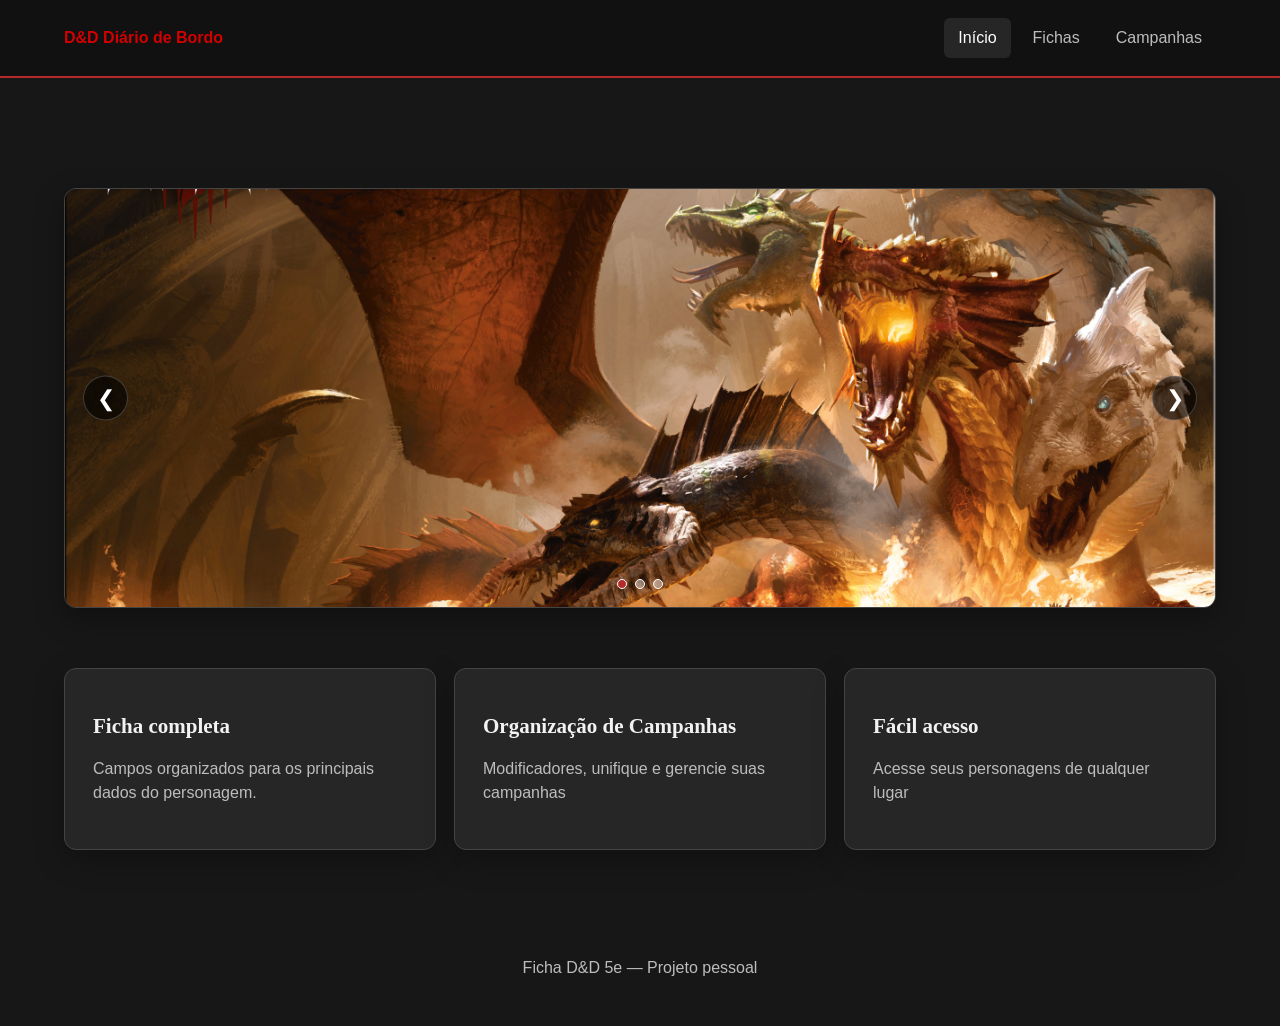
<file: index.html>
<!doctype html>
<html lang="pt-br">
  <head>
    <meta charset="UTF-8" />
    <meta name="viewport" content="width=device-width, initial-scale=1.0" />
    <link rel="stylesheet" href="./css/main.css" />
    <link rel="icon" href="./img/icon.png" type="image/x-icon" />
    <title>D&D — Diário de Bordo</title>
  </head>

  <body>
    <header class="site-header">
      <a class="brand" href="./index.html"
        ><span class="title">D&D Diário de Bordo</span></a
      >
      <nav class="site-nav">
        <a class="active" href="./index.html">Início</a>
        <a href="./carregarFicha.html">Fichas</a>
        <a href="./carregarCampanha.html">Campanhas</a>
      </nav>
    </header>
    <main class="home">
      <section class="hero"></section>
      <section class="image-carousel">
        <div class="carousel-track">
          <div class="carousel-slide active">
            <img src="./img/slides/imagem1.jpg" alt="Imagem de aventura D&D" />
          </div>

          <div class="carousel-slide">
            <img src="./img/slides/imagem2.jpg" alt="Imagem de aventura D&D" />
          </div>

          <div class="carousel-slide">
            <img src="./img/slides/imagem3.jpg" alt="Imagem de aventura D&D" />
          </div>
        </div>

        <button class="carousel-button carousel-prev" type="button">❮</button>

        <button class="carousel-button carousel-next" type="button">❯</button>

        <div class="carousel-indicators">
          <button class="carousel-indicator active" type="button"></button>
          <button class="carousel-indicator" type="button"></button>
          <button class="carousel-indicator" type="button"></button>
        </div>
      </section>
      <section class="feature-grid">
        <article class="feature">
          <h2>Ficha completa</h2>
          <p>Campos organizados para os principais dados do personagem.</p>
        </article>
        <article class="feature">
          <h2>Organização de Campanhas</h2>
          <p>Modificadores, unifique e gerencie suas campanhas</p>
        </article>
        <article class="feature">
          <h2>Fácil acesso</h2>
          <p>Acesse seus personagens de qualquer lugar</p>
        </article>
      </section>
    </main>
    <footer>
      <p>Ficha D&D 5e — Projeto pessoal</p>
    </footer>
    <script src="./js/main.js"></script>
  </body>
</html>
</file>
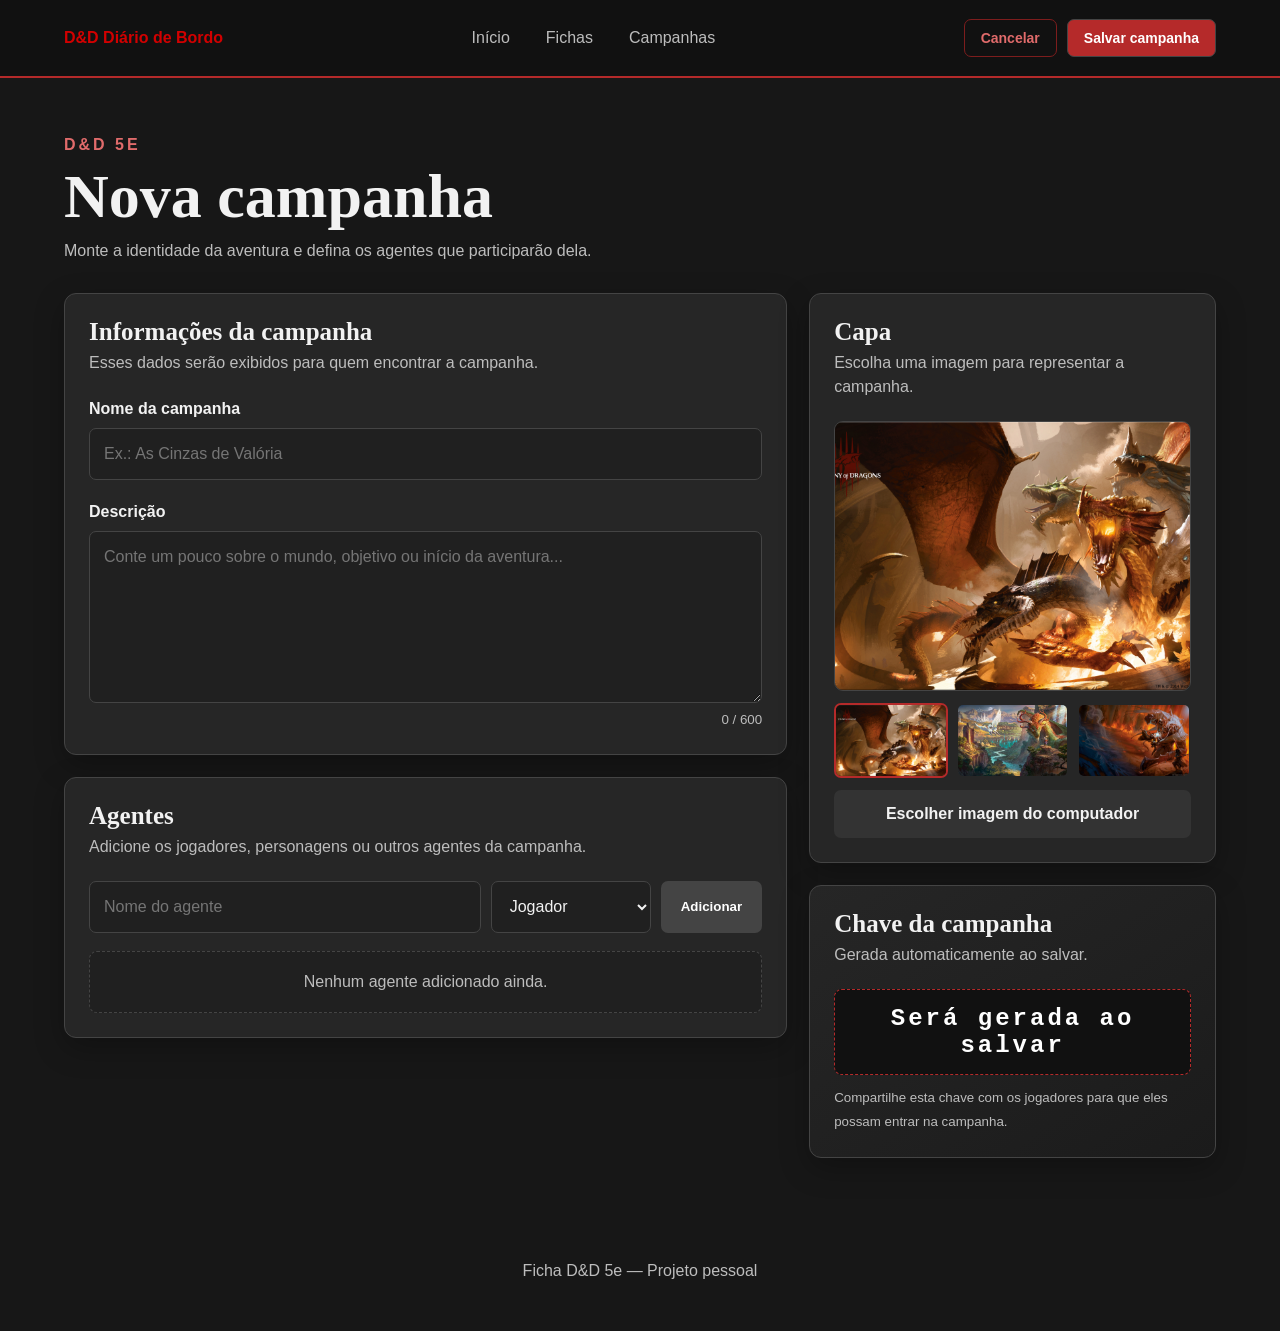
<file: campanha.html>
<!doctype html>
<html lang="pt-br">
  <head>
    <meta charset="UTF-8" />
    <meta name="viewport" content="width=device-width, initial-scale=1.0" />
    <link rel="stylesheet" href="./css/main.css" />
    <link rel="stylesheet" href="./css/campanha.css" />
    <link rel="icon" href="./img/icon.png" type="image/x-icon" />
    <title>D&D — Nova Campanha</title>
  </head>

  <body>
    <header class="site-header topbar">
      <a class="brand" href="./index.html"
        ><span class="title">D&D Diário de Bordo</span></a
      >
      <nav class="site-nav">
        <a href="./index.html">Início</a>
        <a href="./carregarFicha.html">Fichas</a>
        <a href="./carregarCampanha.html">Campanhas</a>
      </nav>
      <div class="top-actions">
        <button class="danger" id="cancelCampaignBtn" type="button">
          Cancelar
        </button>
        <button id="saveCampaignBtn" type="button">Salvar campanha</button>
      </div>
    </header>

    <main class="campaign-page">
      <div class="campaign-header">
        <div>
          <span class="eyebrow">D&D 5e</span>
          <h1>Nova campanha</h1>
          <p>
            Monte a identidade da aventura e defina os agentes que participarão
            dela.
          </p>
        </div>
      </div>

      <form id="campaignForm" class="campaign-layout">
        <section class="campaign-main">
          <div class="campaign-card">
            <div class="section-heading">
              <div>
                <h2>Informações da campanha</h2>
                <p>
                  Esses dados serão exibidos para quem encontrar a campanha.
                </p>
              </div>
            </div>

            <div class="field">
              <label for="campaignName">Nome da campanha</label>
              <input
                id="campaignName"
                name="campaignName"
                type="text"
                maxlength="80"
                placeholder="Ex.: As Cinzas de Valória"
                required
              />
            </div>

            <div class="field">
              <label for="campaignDescription">Descrição</label>
              <textarea
                id="campaignDescription"
                name="campaignDescription"
                maxlength="600"
                rows="6"
                placeholder="Conte um pouco sobre o mundo, objetivo ou início da aventura..."
              ></textarea>
              <small id="descriptionCounter">0 / 600</small>
            </div>
          </div>

          <div class="campaign-card">
            <div class="section-heading">
              <div>
                <h2>Agentes</h2>
                <p>
                  Adicione os jogadores, personagens ou outros agentes da
                  campanha.
                </p>
              </div>
            </div>

            <div class="agent-add">
              <input
                id="agentName"
                type="text"
                maxlength="60"
                placeholder="Nome do agente"
              />
              <select id="agentRole">
                <option value="Jogador">Jogador</option>
                <option value="Mestre">Mestre</option>
                <option value="NPC">NPC</option>
                <option value="Outro">Outro</option>
              </select>
              <button
                class="button secondary-button"
                id="addAgentBtn"
                type="button"
              >
                Adicionar
              </button>
            </div>

            <div class="agents-list" id="agentsList">
              <div class="agents-empty" id="agentsEmpty">
                Nenhum agente adicionado ainda.
              </div>
            </div>
          </div>
        </section>

        <aside class="campaign-sidebar">
          <div class="campaign-card">
            <div class="section-heading">
              <div>
                <h2>Capa</h2>
                <p>Escolha uma imagem para representar a campanha.</p>
              </div>
            </div>

            <div class="cover-preview">
              <img
                id="coverPreview"
                src="./img/slides/imagem1.jpg"
                alt="Capa da campanha"
              />
            </div>

            <div class="cover-options" id="coverOptions">
              <button
                type="button"
                class="cover-option selected"
                data-cover="./img/slides/imagem1.jpg"
              >
                <img src="./img/slides/imagem1.jpg" alt="Capa 1" />
              </button>
              <button
                type="button"
                class="cover-option"
                data-cover="./img/slides/imagem2.jpg"
              >
                <img src="./img/slides/imagem2.jpg" alt="Capa 2" />
              </button>
              <button
                type="button"
                class="cover-option"
                data-cover="./img/slides/imagem3.jpg"
              >
                <img src="./img/slides/imagem3.jpg" alt="Capa 3" />
              </button>
            </div>

            <label class="upload-cover" for="coverUpload"
              >Escolher imagem do computador</label
            >
            <input id="coverUpload" type="file" accept="image/*" hidden />
          </div>

          <div class="campaign-card campaign-key-card">
            <div class="section-heading">
              <div>
                <h2>Chave da campanha</h2>
                <p>Gerada automaticamente ao salvar.</p>
              </div>
            </div>
            <div class="campaign-key-preview" id="campaignKeyPreview">
              Será gerada ao salvar
            </div>
            <small
              >Compartilhe esta chave com os jogadores para que eles possam
              entrar na campanha.</small
            >
          </div>
        </aside>
      </form>
    </main>

    <footer><p>Ficha D&amp;D 5e — Projeto pessoal</p></footer>

    <script src="./js/main.js"></script>
    <script src="./js/campanha.js"></script>
  </body>
</html>
</file>
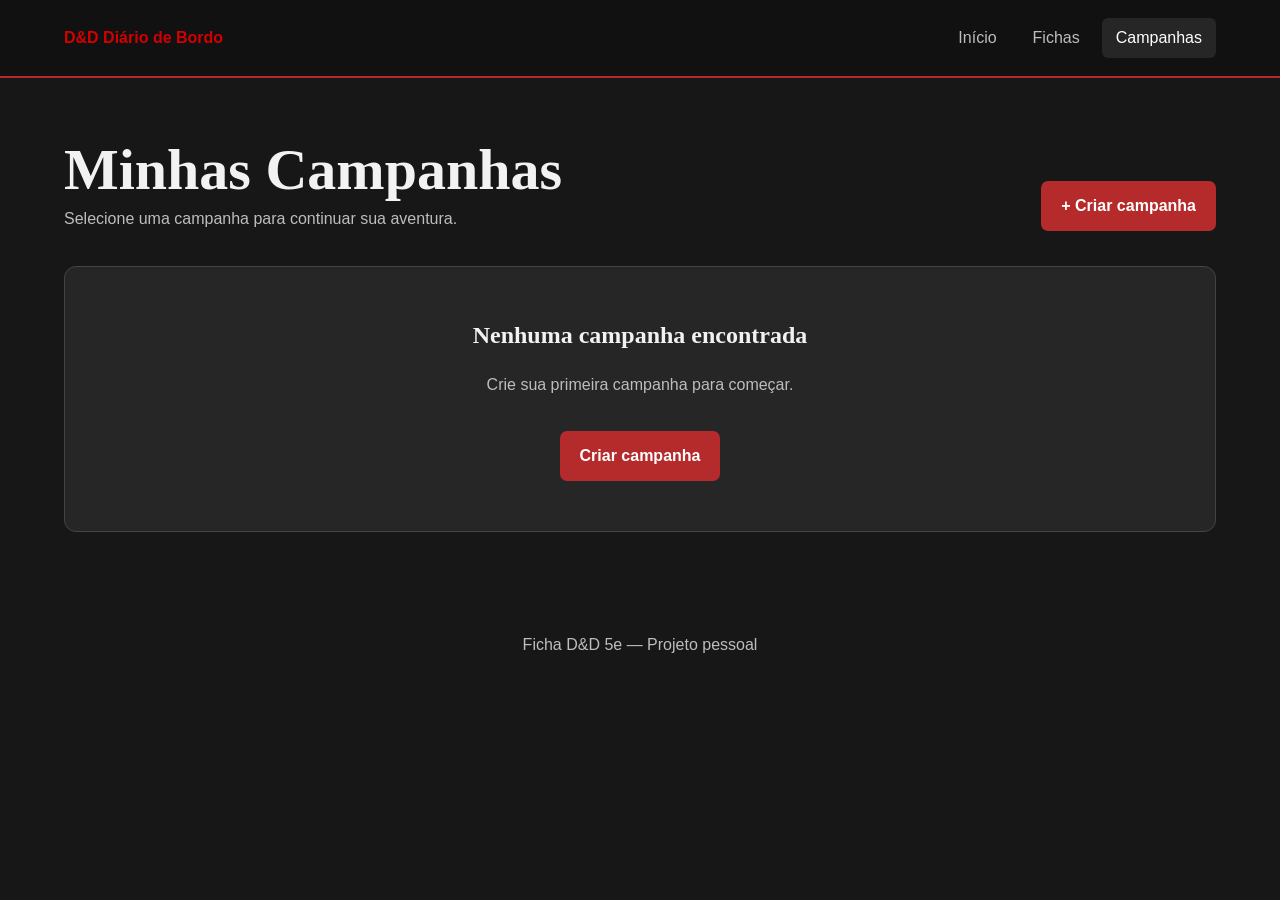
<file: carregarCampanha.html>
<!doctype html>
<html lang="pt-br">
  <head>
    <meta charset="UTF-8" />
    <meta name="viewport" content="width=device-width, initial-scale=1.0" />
    <link rel="stylesheet" href="./css/main.css" />
    <link rel="stylesheet" href="./css/campanha.css" />
    <link rel="icon" href="./img/icon.png" type="image/x-icon" />
    <title>D&D — Campanhas</title>
  </head>

  <body>
    <header class="site-header topbar">
      <a class="brand" href="./index.html"
        ><span class="title">D&D Diário de Bordo</span></a
      >
      <nav class="site-nav">
        <a href="./index.html">Início</a>
        <a href="./carregarFicha.html">Fichas</a>
        <a class="active" href="./carregarCampanha.html">Campanhas</a>
      </nav>
    </header>

    <main class="campaign-page">
      <div class="characters-header">
        <div>
          <h1>Minhas Campanhas</h1>
          <p>Selecione uma campanha para continuar sua aventura.</p>
        </div>
        <a class="button" href="campanha.html">+ Criar campanha</a>
      </div>

      <section class="campaign-grid" id="campaignGrid"></section>

      <div class="empty-characters" id="emptyCampaigns">
        <h2>Nenhuma campanha encontrada</h2>
        <p>Crie sua primeira campanha para começar.</p>
        <a class="button" href="campanha.html">Criar campanha</a>
      </div>
    </main>

    <footer><p>Ficha D&amp;D 5e — Projeto pessoal</p></footer>

    <script src="./js/main.js"></script>
    <script src="./js/carregarCampanha.js"></script>
  </body>
</html>
</file>
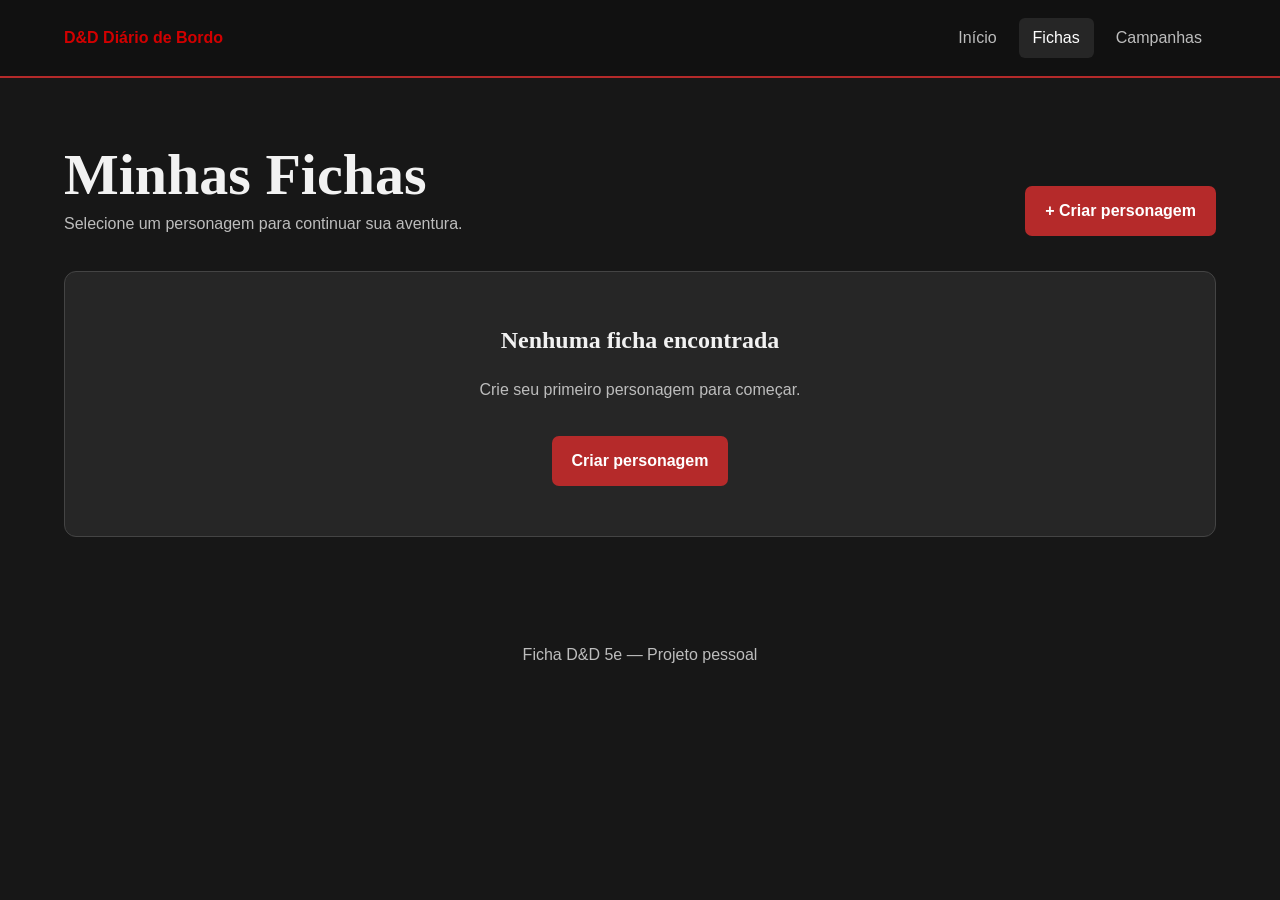
<file: carregarFicha.html>
<!doctype html>

<html lang="pt-br">
  <head>
    <meta charset="utf-8" />
    <meta content="width=device-width, initial-scale=1.0" name="viewport" />
    <link href="./css/ficha.css" rel="stylesheet" />
    <link rel="stylesheet" href="./css/main.css" />
    <link href="./img/icon.png" rel="icon" type="image/x-icon" />
    <title>D&amp;D - Diário de Bordo</title>
  </head>

  <body>
    <header class="site-header topbar">
      <a class="brand" href="./index.html"
        ><span class="title">D&D Diário de Bordo</span></a
      >
      <nav class="site-nav">
        <a href="./index.html">Início</a>
        <a href="./carregarFicha.html">Fichas</a>
        <a href="./carregarCampanha.html">Campanhas</a>
      </nav>
      <button
        aria-label="Abrir menu"
        class="menu-toggle"
        id="menuToggle"
        type="button"
      >
        ☰
      </button>
    </header>
    <main class="characters-page">
      <div class="characters-header">
        <div>
          <h1>Minhas Fichas</h1>
          <p>Selecione um personagem para continuar sua aventura.</p>
        </div>

        <a class="button create-character" href="./ficha.html"> + Criar personagem </a>
      </div>

      <section class="characters-grid" id="charactersGrid">
        <!-- Os cards serão criados pelo JavaScript -->
      </section>

      <div class="empty-characters" id="emptyCharacters">
        <h2>Nenhuma ficha encontrada</h2>
        <p>Crie seu primeiro personagem para começar.</p>

        <a class="button create-character" href="./ficha.html"> Criar personagem </a>
      </div>
    </main>
    <footer>
      <p>Ficha D&amp;D 5e — Projeto pessoal</p>
    </footer>
    <script src="./js/main.js"></script>
    <script src="./js/carregarFicha.js"></script>
  </body>
</html>
</file>
<file: css/main.css>
* {
  box-sizing: border-box;
}
:root {
  --bg: #171717;
  --panel: #262626;
  --panel2: #202020;
  --border: #444;
  --text: #f2f2f2;
  --muted: #bdbdbd;
  --accent: #b52a2a;
  --accent-dark: #7d1d1d;
}
body {
  margin: 0;
  background: var(--bg);
  color: var(--text);
  font-family: Arial, Helvetica, sans-serif;
  line-height: 1.5;
}
.site-header {
  display: flex;
  align-items: center;
  justify-content: space-between;
  padding: 18px 5%;
  background: #111;
  border-bottom: 2px solid var(--accent);
  position: sticky;
  top: 0;
  z-index: 10;
}
.brand {
  display: flex;
  align-items: center;
  gap: 10px;
  color: var(--text);
  text-decoration: none;
  font-weight: 700;
}
.brand-mark {
  font-size: 22px;
}
.site-nav {
  display: flex;
  gap: 8px;
}
.site-nav a {
  color: var(--muted);
  text-decoration: none;
  padding: 8px 14px;
  border-radius: 6px;
}
.site-nav a:hover,
.site-nav a.active {
  background: var(--panel);
  color: #fff;
}
.title {
  color: #d20000;
}
.home {
  max-width: 1200px;
  margin: 0 auto;
  padding: 60px 24px;
}
.hero {
  display: grid;
  grid-template-columns: 1.5fr 0.8fr;
  gap: 30px;
  align-items: center;
}
.eyebrow {
  text-transform: uppercase;
  letter-spacing: 3px;
  color: #e06b6b;
  font-weight: 700;
}
.hero h1 {
  font:
    700 clamp(42px, 7vw, 78px)/1 Georgia,
    serif;
  margin: 8px 0 20px;
}
.hero p:not(.eyebrow) {
  font-size: 18px;
  color: var(--muted);
  max-width: 650px;
}
.button {
  display: inline-block;
  margin-top: 18px;
  padding: 13px 20px;
  background: var(--accent);
  color: #fff;
  text-decoration: none;
  border-radius: 7px;
  font-weight: 700;
}
.button:hover {
  background: var(--accent-dark);
}
.hero-card,
.feature {
  background: var(--panel);
  border: 1px solid var(--border);
  border-radius: 12px;
  padding: 28px;
  box-shadow: 0 10px 30px #0004;
}
.hero-card {
  display: flex;
  flex-direction: column;
  gap: 10px;
  min-height: 260px;
  justify-content: center;
}
.hero-card span {
  font-size: 55px;
}
.hero-card strong {
  font:
    700 25px Georgia,
    serif;
}
.hero-card small {
  color: var(--muted);
}
.feature-grid {
  display: grid;
  grid-template-columns: repeat(3, 1fr);
  gap: 18px;
  margin-top: 60px;
}
.feature span {
  font-size: 30px;
}
.feature h2 {
  font:
    700 21px Georgia,
    serif;
}
.feature p {
  color: var(--muted);
}
footer {
  text-align: center;
  padding: 30px;
  color: var(--muted);
}
@media (max-width: 750px) {
  .site-header {
    position: static;
  }
  .hero,
  .feature-grid {
    grid-template-columns: 1fr;
  }
  .home {
    padding: 40px 16px;
  }
  .hero-card {
    min-height: 200px;
  }
}
/* ============================================================
   CARROSSEL
   ============================================================ */

.image-carousel {
  position: relative;
  width: 100%;
  height: 420px;
  margin-top: 50px;
  overflow: hidden;
  border: 1px solid var(--border);
  border-radius: 12px;
  background: var(--panel);
  box-shadow: 0 10px 30px #0005;
}

.carousel-track {
  width: 100%;
  height: 100%;
  position: relative;
}

.carousel-slide {
  position: absolute;
  inset: 0;
  opacity: 0;
  transition: opacity 0.5s ease;
  pointer-events: none;
}

.carousel-slide.active {
  opacity: 1;
  pointer-events: auto;
}

.carousel-slide img {
  width: 100%;
  height: 100%;
  display: block;
  object-fit: cover;
}

/* Botões */

.carousel-button {
  position: absolute;
  top: 50%;
  transform: translateY(-50%);
  width: 45px;
  height: 45px;
  padding: 0;

  display: flex;
  align-items: center;
  justify-content: center;

  background: #0009;
  color: #fff;

  border: 1px solid #ffffff33;
  border-radius: 50%;

  font-size: 22px;
  cursor: pointer;

  z-index: 2;
}

.carousel-button:hover {
  background: var(--accent);
}

.carousel-prev {
  left: 18px;
}

.carousel-next {
  right: 18px;
}

/* Indicadores */

.carousel-indicators {
  position: absolute;
  bottom: 18px;
  left: 50%;
  transform: translateX(-50%);

  display: flex;
  gap: 8px;

  z-index: 2;
}

.carousel-indicator {
  width: 10px;
  height: 10px;

  padding: 0;

  background: #ffffff66;
  border: 1px solid #fff;
  border-radius: 50%;

  cursor: pointer;
}

.carousel-indicator.active {
  background: var(--accent);
}

/* Responsivo */

@media (max-width: 750px) {
  .image-carousel {
    height: 280px;
    margin-top: 35px;
  }

  .carousel-button {
    width: 38px;
    height: 38px;
    font-size: 18px;
  }
}
/* ============================================================
   PÁGINA DE FICHAS
   ============================================================ */

.characters-page {
  max-width: 1200px;
  margin: 0 auto;
  padding: 60px 24px;
}

.characters-header {
  display: flex;
  justify-content: space-between;
  align-items: end;
  gap: 30px;
  margin-bottom: 35px;
}

.characters-header h1 {
  margin: 8px 0;
  font:
    700 clamp(36px, 5vw, 58px)/1 Georgia,
    serif;
}

.characters-header p {
  margin: 0;
  color: var(--muted);
}

.characters-header .button {
  margin-top: 0;
  white-space: nowrap;
}

/* ============================================================
   GRID
   ============================================================ */

.characters-grid {
  display: grid;
  grid-template-columns: repeat(3, 1fr);
  gap: 20px;
}

/* ============================================================
   CARD DO PERSONAGEM
   ============================================================ */

.character-card {
  overflow: hidden;

  background: var(--panel);

  border: 1px solid var(--border);
  border-radius: 12px;

  box-shadow: 0 10px 30px #0004;

  transition:
    transform 0.2s ease,
    border-color 0.2s ease;
}

.character-card:hover {
  transform: translateY(-5px);
  border-color: var(--accent);
}

/* ============================================================
   FOTO
   ============================================================ */

.character-card-image {
  width: 100%;
  height: 280px;

  background: var(--panel2);

  overflow: hidden;
}

.character-card-image img {
  width: 100%;
  height: 100%;

  object-fit: cover;
  display: block;
}

/* ============================================================
   INFORMAÇÕES
   ============================================================ */

.character-card-content {
  padding: 20px;
}

.character-card-content h2 {
  margin: 0 0 10px;

  font:
    700 25px Georgia,
    serif;
}

.character-card-info {
  display: flex;
  gap: 8px;

  color: var(--muted);

  font-size: 15px;
}

.character-card-info span {
  color: #fff;
}

.character-card-actions {
  display: flex;
  gap: 10px;

  margin-top: 20px;
}

.character-card-actions a,
.character-card-actions button {
  flex: 1;

  margin: 0;

  text-align: center;
}

/* ============================================================
   QUANDO NÃO EXISTIR FICHA
   ============================================================ */

.empty-characters {
  display: none;

  padding: 50px 20px;

  text-align: center;

  background: var(--panel);

  border: 1px solid var(--border);
  border-radius: 12px;
}

.empty-characters h2 {
  margin-top: 0;

  font-family: Georgia, serif;
}

.empty-characters p {
  color: var(--muted);
}

/* ============================================================
   RESPONSIVO
   ============================================================ */

@media (max-width: 900px) {
  .characters-grid {
    grid-template-columns: repeat(2, 1fr);
  }
}

@media (max-width: 600px) {
  .characters-page {
    padding: 40px 16px;
  }

  .characters-header {
    flex-direction: column;
    align-items: flex-start;
  }

  .characters-grid {
    grid-template-columns: 1fr;
  }

  .characters-header .button {
    width: 100%;
    text-align: center;
  }
}
/* ============================================================
   BOTÕES DO CABEÇALHO DA CAMPANHA
   ============================================================ */

.top-actions {
  display: flex;
  align-items: center;
  gap: 10px;
}

/* Estilo geral dos botões */
.top-actions button {
  padding: 10px 16px;
  border: 1px solid var(--border);
  border-radius: 7px;

  background: var(--accent);
  color: #fff;

  font-family: inherit;
  font-size: 14px;
  font-weight: 700;

  cursor: pointer;

  transition:
    background 0.2s ease,
    border-color 0.2s ease,
    transform 0.15s ease;
}

/* Efeito ao passar o mouse */
.top-actions button:hover {
  background: var(--accent-dark);
  border-color: var(--accent);
}

/* Efeito de clique */
.top-actions button:active {
  transform: scale(0.97);
}

/* Botão cancelar */
.top-actions .danger {
  background: transparent;
  border-color: #7d1d1d;
  color: #e06b6b;
}

/* Hover do cancelar */
.top-actions .danger:hover {
  background: #7d1d1d;
  border-color: #a32626;
  color: #fff;
}

/* ============================================================
   RESPONSIVO
   ============================================================ */

@media (max-width: 700px) {
  .site-header {
    flex-wrap: wrap;
    gap: 15px;
  }

  .top-actions {
    width: 100%;
    justify-content: flex-end;
  }
}

@media (max-width: 450px) {
  .top-actions {
    width: 100%;
  }

  .top-actions button {
    flex: 1;
    padding: 10px 12px;
  }
}
</file>
<file: css/campanha.css>
/* ============================================================
   PÁGINAS DE CAMPANHA
   ============================================================ */

.campaign-page {
  max-width: 1200px;
  margin: 0 auto;
  padding: 55px 24px;
}

.campaign-header {
  margin-bottom: 30px;
}

.campaign-header h1 {
  margin: 8px 0 12px;
  font: 700 clamp(38px, 6vw, 62px)/1 Georgia, serif;
}

.campaign-header p,
.section-heading p {
  margin: 0;
  color: var(--muted);
}

.eyebrow {
  text-transform: uppercase;
  letter-spacing: 3px;
  color: #e06b6b;
  font-weight: 700;
}

/* ============================================================
   FORMULÁRIO
   ============================================================ */

.campaign-layout {
  display: grid;
  grid-template-columns: minmax(0, 1.6fr) minmax(300px, 0.9fr);
  gap: 22px;
  align-items: start;
}

.campaign-main,
.campaign-sidebar {
  display: grid;
  gap: 22px;
}

.campaign-card {
  background: var(--panel);
  border: 1px solid var(--border);
  border-radius: 12px;
  padding: 24px;
  box-shadow: 0 10px 30px #0004;
}

.section-heading {
  display: flex;
  justify-content: space-between;
  gap: 15px;
  margin-bottom: 22px;
}

.section-heading h2 {
  margin: 0 0 5px;
  font: 700 25px Georgia, serif;
}

.field {
  display: flex;
  flex-direction: column;
  gap: 7px;
  margin-bottom: 20px;
}

.field:last-child {
  margin-bottom: 0;
}

.field label {
  font-weight: 700;
}

.field input,
.field textarea,
.agent-add input,
.agent-add select {
  width: 100%;
  padding: 13px 14px;
  color: var(--text);
  background: var(--panel2);
  border: 1px solid var(--border);
  border-radius: 7px;
  outline: none;
  font: inherit;
}

.field input:focus,
.field textarea:focus,
.agent-add input:focus,
.agent-add select:focus {
  border-color: var(--accent);
}

.field textarea {
  resize: vertical;
  min-height: 150px;
}

.field small {
  align-self: flex-end;
  color: var(--muted);
}

/* ============================================================
   AGENTES
   ============================================================ */

.agent-add {
  display: grid;
  grid-template-columns: 1fr 160px auto;
  gap: 10px;
  margin-bottom: 18px;
}

.agent-add .button {
  margin: 0;
  border: 0;
  cursor: pointer;
}

.secondary-button {
  background: #444;
}

.secondary-button:hover {
  background: #555;
}

.agents-list {
  display: grid;
  gap: 10px;
}

.agents-empty {
  padding: 18px;
  text-align: center;
  color: var(--muted);
  background: var(--panel2);
  border: 1px dashed var(--border);
  border-radius: 8px;
}

.agent-item {
  display: flex;
  align-items: center;
  gap: 13px;
  padding: 12px;
  background: var(--panel2);
  border: 1px solid var(--border);
  border-radius: 8px;
}

.agent-avatar {
  display: grid;
  place-items: center;
  width: 42px;
  height: 42px;
  flex: 0 0 42px;
  background: var(--accent-dark);
  border-radius: 50%;
}

.agent-info {
  min-width: 0;
  display: grid;
  gap: 2px;
}

.agent-info strong {
  overflow: hidden;
  text-overflow: ellipsis;
}

.agent-info span {
  color: var(--muted);
  font-size: 13px;
}

.remove-agent {
  margin-left: auto;
  width: 34px;
  height: 34px;
  border: 1px solid var(--border);
  border-radius: 7px;
  background: transparent;
  color: var(--muted);
  font-size: 22px;
  cursor: pointer;
}

.remove-agent:hover {
  color: #fff;
  background: var(--accent-dark);
}

/* ============================================================
   CAPA
   ============================================================ */

.cover-preview {
  width: 100%;
  height: 270px;
  overflow: hidden;
  background: var(--panel2);
  border-radius: 9px;
  border: 1px solid var(--border);
}

.cover-preview img {
  width: 100%;
  height: 100%;
  object-fit: cover;
  display: block;
}

.cover-options {
  display: grid;
  grid-template-columns: repeat(3, 1fr);
  gap: 8px;
  margin-top: 12px;
}

.cover-option {
  padding: 0;
  height: 75px;
  overflow: hidden;
  border: 2px solid transparent;
  border-radius: 7px;
  background: transparent;
  cursor: pointer;
}

.cover-option.selected {
  border-color: var(--accent);
}

.cover-option img {
  width: 100%;
  height: 100%;
  object-fit: cover;
  display: block;
}

.upload-cover {
  display: block;
  margin-top: 12px;
  padding: 12px;
  text-align: center;
  background: #333;
  border-radius: 7px;
  cursor: pointer;
  font-weight: 700;
}

.upload-cover:hover {
  background: #444;
}

/* ============================================================
   CHAVE
   ============================================================ */

.campaign-key-card {
  background: linear-gradient(145deg, var(--panel), #1b1b1b);
}

.campaign-key-preview {
  padding: 15px;
  margin-bottom: 10px;
  text-align: center;
  letter-spacing: 3px;
  font: 700 24px monospace;
  color: #fff;
  background: #111;
  border: 1px dashed var(--accent);
  border-radius: 8px;
}

.campaign-key-card small {
  color: var(--muted);
}

/* ============================================================
   LISTAGEM
   ============================================================ */

.campaign-grid {
  display: grid;
  grid-template-columns: repeat(3, 1fr);
  gap: 20px;
}

.campaign-list-card {
  overflow: hidden;
  padding: 0;
  transition: transform 0.2s ease, border-color 0.2s ease;
}

.campaign-list-card:hover {
  transform: translateY(-5px);
  border-color: var(--accent);
}

.campaign-card-cover {
  height: 230px;
  background: var(--panel2);
}

.campaign-card-cover img {
  width: 100%;
  height: 100%;
  object-fit: cover;
  display: block;
}

.campaign-card-content {
  padding: 20px;
}

.campaign-card-title {
  display: flex;
  justify-content: space-between;
  gap: 10px;
}

.campaign-card-title h2 {
  margin: 0;
  font: 700 25px Georgia, serif;
}

.campaign-card-title span {
  color: var(--muted);
  font-size: 14px;
}

.campaign-description {
  min-height: 72px;
  color: var(--muted);
  white-space: pre-line;
}

.campaign-id {
  display: grid;
  grid-template-columns: auto 1fr auto;
  align-items: center;
  gap: 10px;
  padding: 10px;
  background: var(--panel2);
  border-radius: 7px;
}

.campaign-id span {
  color: var(--muted);
  font-size: 12px;
  text-transform: uppercase;
}

.campaign-id strong {
  font-family: monospace;
  letter-spacing: 2px;
}

.copy-key {
  padding: 6px 8px;
  border: 1px solid var(--border);
  border-radius: 5px;
  background: transparent;
  color: var(--text);
  cursor: pointer;
}

.copy-key:hover {
  background: #333;
}

.campaign-card-actions {
  display: flex;
  gap: 8px;
  margin-top: 15px;
}

.campaign-card-actions .button {
  flex: 1;
  text-align: center;
  margin: 0;
  border: 0;
  cursor: pointer;
}

.danger-button {
  background: #7d1d1d;
}

.danger-button:hover {
  background: #a32626;
}

/* ============================================================
   RESPONSIVO
   ============================================================ */

@media (max-width: 950px) {
  .campaign-layout {
    grid-template-columns: 1fr;
  }

  .campaign-grid {
    grid-template-columns: repeat(2, 1fr);
  }
}

@media (max-width: 650px) {
  .campaign-page {
    padding: 40px 16px;
  }

  .agent-add {
    grid-template-columns: 1fr;
  }

  .campaign-grid {
    grid-template-columns: 1fr;
  }

  .campaign-card-actions {
    flex-direction: column;
  }

  .campaign-id {
    grid-template-columns: 1fr auto;
  }

  .campaign-id span {
    grid-column: 1 / -1;
  }
}
</file>
<file: css/ficha.css>
* {
  box-sizing: border-box;
}
:root {
  --background: #171717;
  --background-secondary: #202020;
  --card: #262626;
  --border: #444;
  --text: #f2f2f2;
  --text-secondary: #bdbdbd;
  --accent: #b52a2a;
  --accent-dark: #7d1d1d;
  --input: #171717;
}
body {
  margin: 0;
  background: var(--background);
  color: var(--text);
  font-family: Arial, Helvetica, sans-serif;
  line-height: 1.4;
}
.topbar {
  display: flex;
  justify-content: space-between;
  align-items: center;
  padding: 20px 30px;
  background: #111;
  border-bottom: 2px solid var(--accent);
  position: sticky;
  top: 0;
  z-index: 100;
}
.topbar h1 {
  margin: 0;
  font-family: Georgia, serif;
}
.top-actions {
  display: flex;
  gap: 10px;
}
button {
  border: 0;
  padding: 10px 18px;
  border-radius: 5px;
  background: var(--accent);
  color: #fff;
  font-weight: 700;
  cursor: pointer;
}
button:hover {
  background: var(--accent-dark);
}
button.danger {
  background: #444;
}
button.danger:hover {
  background: #922;
}
input[type="checkbox"] {
  accent-color: var(--accent-dark);
}
.sheet {
  max-width: 1500px;
  margin: 25px auto;
  padding: 0 20px;
}
.card {
  background: var(--card);
  border: 1px solid var(--border);
  padding: 20px;
  margin-bottom: 20px;
  box-shadow: 0 5px 20px #0003;
}
.card h2 {
  margin: 0 0 18px;
  font-family: Georgia, serif;
  border-bottom: 1px solid var(--border);
  padding-bottom: 10px;
}
.sheet-core {
  display: grid;
  grid-template-columns: minmax(0, 1fr) 310px;
  gap: 20px;
  align-items: start;
}
.sheet-left,
.sheet-center,
.sheet-right {
  min-width: 0;
}
.sheet-left {
  grid-column: 1 / -1;
}
.identity-layout {
  display: grid;
  grid-template-columns: minmax(0, 1fr) 280px;
  gap: 20px;
  align-items: stretch;
}
.sheet-left .card {
  height: 100%;
}
.sheet-left .identity,
.sheet-left .character-portrait {
  margin: 0;
}
.sheet-center {
  grid-column: 1;
}
.sheet-right {
  grid-column: 2;
}
.sheet-center > .card {
  margin-bottom: 20px;
}
.sheet-right > .card {
  margin-bottom: 20px;
}
.grid {
  display: grid;
  gap: 15px;
}
.grid-2 {
  grid-template-columns: repeat(2, 1fr);
}
.grid-3 {
  grid-template-columns: repeat(3, 1fr);
}
.grid-4 {
  grid-template-columns: repeat(4, 1fr);
}
.field {
  display: flex;
  flex-direction: column;
  gap: 6px;
}
.field.large {
  grid-column: span 2;
}
.field label,
.combat-box label,
.coins label {
  font-size: 12px;
  text-transform: uppercase;
  font-weight: 700;
  color: var(--text-secondary);
}
input,
textarea,
select {
  width: 100%;
  padding: 10px;
  border: 1px solid var(--border);
  border-radius: 5px;
  background: var(--input);
  color: var(--text);
  font-size: 15px;
  outline: none;
}
textarea {
  resize: vertical;
  font-family: inherit;
}
input:focus,
textarea:focus,
select:focus {
  border-color: var(--accent);
}
.section-title {
  align-items: center;
  justify-content: space-between;
}
.section-title span {
  color: var(--text-secondary);
}
.section-title strong {
  color: #fff;
  font-size: 18px;
}
/* Retrato */
.character-portrait {
  text-align: center;
}
.portrait-container {
  position: relative;
  width: 100%;
  aspect-ratio: 1/1;
  overflow: hidden;
  background: var(--background-secondary);
  border: 1px solid var(--border);
  border-radius: 8px;
  display: flex;
  align-items: center;
  justify-content: center;
  margin-bottom: 15px;
}
.portrait-container img {
  display: none;
  width: 100%;
  height: 100%;
  object-fit: cover;
}
.portrait-container span {
  font-size: 48px;
}
.portrait-container p {
  margin: 5px 0;
  color: var(--text-secondary);
}
.upload-button {
  display: block;
  padding: 10px;
  background: var(--accent);
  border-radius: 5px;
  cursor: pointer;
  font-weight: 700;
}
.remove-image {
  width: 100%;
  margin-top: 8px;
  background: #444;
}
.remove-image:hover {
  background: #922;
}
/* Atributos */
.ability-grid {
  display: flex;
  flex-direction: column;
  gap: 10px;
}
.ability {
  background: var(--background-secondary);
  border: 1px solid var(--border);
  border-radius: 8px;
  padding: 10px;
  text-align: center;
}
.ability h3 {
  font-size: 12px;
  margin: 0 0 7px;
}
.ability-score {
  text-align: center;
  font-size: 22px;
  font-weight: 700;
}
.modifier {
  margin-top: 7px;
  font-size: 24px;
  font-weight: 700;
  color: #fff;
}
/* Combate */
.combat-grid {
  display: grid;
  grid-template-columns: repeat(3, 1fr);
  gap: 12px;
}
.combat-box {
  background: var(--background-secondary);
  padding: 12px;
  border-radius: 6px;
  border: 1px solid var(--border);
}
.combat-box input {
  margin-top: 8px;
}
.calculated {
  margin-top: 8px;
  padding: 10px;
  min-height: 40px;
  background: var(--input);
  border: 1px solid var(--border);
  border-radius: 5px;
  font-size: 18px;
  font-weight: 700;
  text-align: center;
}
.combat-lower {
  display: grid;
  grid-template-columns: 1fr 1fr;
  gap: 20px;
}
.combat-lower .card {
  margin-bottom: 0;
}
.skills-list {
  display: flex;
  flex-direction: column;
  gap: 7px;
}
.skill-row {
  display: grid;
  grid-template-columns: 25px 1fr 45px;
  align-items: center;
  padding: 6px 8px;
  border-radius: 4px;
}
.skill-row:hover {
  background: var(--background-secondary);
}
.skill-row strong {
  text-align: right;
}
.skill-row small {
  color: var(--text-secondary);
}
/* Tabelas */
.table-wrapper {
  overflow-x: auto;
}
table {
  width: 100%;
  border-collapse: collapse;
}
th,
td {
  padding: 8px;
  border: 1px solid var(--border);
}
th {
  background: var(--background-secondary);
  text-align: left;
}
td input {
  border: none;
  background: transparent;
}
.coins {
  display: flex;
  gap: 15px;
  margin-top: 15px;
}
.coins div {
  width: 130px;
}
/* Magias */
.spell-summary {
  margin-bottom: 25px;
}
.spell-levels {
  display: grid;
  grid-template-columns: repeat(2, minmax(0, 1fr));
  gap: 15px;
}
.spell-level {
  background: var(--background-secondary);
  border: 1px solid var(--border);
  border-radius: 8px;
  padding: 15px;
}
.spell-level h3 {
  margin: 0 0 12px;
  font-family: Georgia, serif;
}
.spell-level textarea {
  min-height: 130px;
}
.spell-slots {
  display: grid;
  grid-template-columns: 1fr 1fr;
  gap: 10px;
  margin-bottom: 10px;
}
footer {
  text-align: center;
  padding: 30px;
  color: var(--text-secondary);
}
@media (max-width: 1150px) {
  .sheet-core {
    grid-template-columns: minmax(0, 1fr) 280px;
  }
  .identity-layout {
    grid-template-columns: minmax(0, 1fr) 240px;
  }
  .sheet-right {
    grid-column: 2;
  }
  .sheet-right .ability-grid {
    display: grid;
    grid-template-columns: repeat(2, 1fr);
  }
  .combat-lower {
    grid-template-columns: 1fr;
  }
  .spell-levels {
    grid-template-columns: 1fr;
  }
  .grid-4 {
    grid-template-columns: repeat(2, 1fr);
  }
}
@media (max-width: 800px) {
  .topbar {
    position: static;
    flex-direction: column;
    align-items: flex-start;
    gap: 15px;
  }
  .sheet {
    padding: 0 10px;
  }
  .sheet-core {
    grid-template-columns: 1fr;
  }
  .sheet-left,
  .sheet-center,
  .sheet-right {
    grid-column: auto;
  }
  .identity-layout {
    grid-template-columns: 1fr;
  }
  .sheet-right .ability-grid {
    grid-template-columns: repeat(2, 1fr);
  }
  .combat-grid {
    grid-template-columns: repeat(2, 1fr);
  }
  .grid-2,
  .grid-3,
  .grid-4 {
    grid-template-columns: 1fr;
  }
  .field.large {
    grid-column: span 1;
  }
  .coins {
    flex-wrap: wrap;
  }
}
@media (max-width: 450px) {
  .sheet-right .ability-grid,
  .combat-grid {
    grid-template-columns: 1fr;
  }
  .spell-slots {
    grid-template-columns: 1fr;
  }
}

/* Nova organização principal da ficha */
.sheet-layout {
  display: flex;
  flex-direction: column;
  gap: 20px;
}
.sheet-top {
  display: grid;
  grid-template-columns: 280px minmax(0, 1fr);
  gap: 20px;
  align-items: stretch;
}
.sheet-top-left,
.sheet-top-right,
.sheet-body-left,
.sheet-body-right {
  min-width: 0;
}
.sheet-top-left .card,
.sheet-top-right .card {
  height: 100%;
  margin-bottom: 0;
}
.sheet-body {
  margin-bottom: 2%;
  display: grid;
  grid-template-columns: 280px minmax(0, 1fr);
  gap: 20px;
  align-items: start;
}
.sheet-body-left .card {
  margin-bottom: 0;
}
.sheet-body-right > .card {
  margin-bottom: 20px;
}
.sheet-body-right .combat-lower {
  margin-bottom: 0;
}
@media (max-width: 800px) {
  .sheet-top,
  .sheet-body {
    grid-template-columns: 1fr;
  }
  .sheet-top-left,
  .sheet-top-right,
  .sheet-body-left,
  .sheet-body-right {
    grid-column: auto;
  }
  .sheet-top-left .card,
  .sheet-top-right .card {
    height: auto;
  }
}

/* ============================================================
   LAYOUT COM MENU LATERAL
   ============================================================ */
.sheet {
  width: min(1500px, calc(100% - 40px));
  max-width: none;
  margin: 24px auto;
  padding: 0;
  display: grid;
  grid-template-columns: 240px minmax(0, 1fr);
  gap: 22px;
  align-items: start;
}

.side-menu {
  position: sticky;
  top: 95px;
  background: var(--card);
  border: 1px solid var(--border);
  padding: 14px;
  box-shadow: 0 5px 20px #0003;
}

.side-menu-header {
  display: flex;
  align-items: center;
  gap: 10px;
  padding: 8px 8px 16px;
  margin-bottom: 8px;
  border-bottom: 1px solid var(--border);
}

.side-menu-icon {
  width: 38px;
  height: 38px;
  display: grid;
  place-items: center;
  border-radius: 8px;
  background: var(--accent);
  font-size: 20px;
}

.side-menu-header div {
  display: flex;
  flex-direction: column;
}

.side-menu-header strong {
  font-family: Georgia, serif;
  font-size: 18px;
}

.side-menu-header small {
  color: var(--text-secondary);
  font-size: 11px;
}

.side-nav {
  display: flex;
  flex-direction: column;
  gap: 5px;
}

.side-link {
  width: 100%;
  display: flex;
  align-items: center;
  gap: 10px;
  padding: 11px 12px;
  text-align: left;
  background: transparent;
  color: var(--text-secondary);
  border: 1px solid transparent;
  border-radius: 7px;
  font-weight: 700;
  transition: 0.15s ease;
}

.side-link span {
  width: 22px;
  text-align: center;
}

.side-link:hover {
  background: var(--background-secondary);
  color: var(--text);
}

.side-link.active {
  background: var(--accent);
  color: #fff;
  border-color: var(--accent);
}

.sheet-content {
  min-width: 0;
}

.tab-panel {
  display: none;
  animation: tabIn 0.16s ease;
}

.tab-panel.active {
  display: block;
}

.tab-panel > .card,
.tab-panel > .two-columns {
  margin-bottom: 20px;
}

.tab-panel > .sheet-layout {
  margin: 0;
}

.tab-panel .sheet-top {
  margin-bottom: 20px;
}

.menu-toggle {
  display: none;
  background: #333;
  padding: 10px 12px;
  margin-right: auto;
  margin-left: 10px;
}

@keyframes tabIn {
  from {
    opacity: 0;
    transform: translateY(4px);
  }
  to {
    opacity: 1;
    transform: translateY(0);
  }
}

/* Fora do mobile, ícone e fundo ficam sempre escondidos */
.side-menu-fab,
.side-menu-backdrop {
  display: none;
}

@media (max-width: 900px) {
  .sheet {
    width: min(100% - 24px, 760px);
    grid-template-columns: 1fr;
  }

  /* O menu lateral vira uma gaveta retrátil, escondida por padrão */
  .side-menu {
    position: fixed;
    top: 0;
    left: 0;
    z-index: 200;
    width: min(82%, 300px);
    height: 100dvh;
    border-radius: 0 12px 12px 0;
    overflow-y: auto;
    transform: translateX(-105%);
    transition: transform 0.25s ease;
  }

  .side-menu.open {
    transform: translateX(0);
  }

  .side-menu-header {
    cursor: default;
  }

  .side-nav {
    display: flex;
    flex-direction: column;
    grid-template-columns: none;
  }

  .side-link {
    justify-content: flex-start;
  }

  /* Ícone fixo que abre/fecha o menu */
  .side-menu-fab {
    display: flex;
    position: fixed;
    left: 14px;
    top: 9px;
    z-index: 150;
    width: 46px;
    height: 46px;
    align-items: center;
    justify-content: center;
    background: var(--accent);
    color: #fff;
    border: 1px solid var(--border);
    border-radius: 50%;
    box-shadow: 0 6px 18px #0007;
    font-size: 20px;
    cursor: pointer;
    padding: 0;
  }

  .side-menu-fab:hover {
    background: var(--accent-dark);
  }

  /* Fundo escurecido atrás do menu aberto */
  .side-menu-backdrop {
    display: none;
    position: fixed;
    inset: 0;
    z-index: 190;
    background: #0009;
  }

  .side-menu-backdrop.visible {
    display: block;
  }
}

@media (max-width: 600px) {
  .topbar {
    padding: 14px 16px;
  }

  .topbar h1 {
    font-size: 20px;
  }

  .top-actions {
    gap: 5px;
  }

  .top-actions button {
    padding: 9px 10px;
  }

  .sheet {
    width: calc(100% - 16px);
    margin: 12px auto;
  }

  .side-menu {
    top: 70px;
  }

  .side-nav {
    grid-template-columns: 1fr;
  }
}
/* ============================================================
   INPUT NUMBER + / -
   ============================================================ */

.number-control {
  display: flex;
  align-items: stretch;

  width: 100%;
  height: 42px;

  overflow: hidden;

  border: 1px solid var(--border);
  border-radius: 8px;

  background: var(--panel2);
}

/* ============================================================
   INPUT
   ============================================================ */

.number-control input[type="number"] {
  flex: 1;

  width: 100%;
  min-width: 0;

  border: 0;
  border-radius: 0;

  background: transparent;

  text-align: center;

  font-size: 16px;
  font-weight: 600;

  color: var(--text);

  outline: none;
}

/* Remove as setinhas do Chrome, Edge, etc. */

.number-control input[type="number"]::-webkit-inner-spin-button,
.number-control input[type="number"]::-webkit-outer-spin-button {
  -webkit-appearance: none;
  margin: 0;
}

/* Firefox */

.number-control input[type="number"] {
  -moz-appearance: textfield;
}

/* ============================================================
   BOTÕES
   ============================================================ */

.number-button {
  width: 38px;

  flex-shrink: 0;

  border: 0;

  background: transparent;

  color: var(--text);

  font-size: 22px;
  font-weight: 700;

  cursor: pointer;

  display: flex;
  align-items: center;
  justify-content: center;

  transition:
    background 0.15s ease,
    color 0.15s ease;
}

.number-button:hover {
  background: var(--accent);
  color: #000;
}

/* ============================================================
   SEPARADORES
   ============================================================ */

.number-increase {
  border-right: 1px solid var(--border);
}

.number-decrease {
  border-left: 1px solid var(--border);
}

/* ============================================================
   CLIQUE
   ============================================================ */

.number-button:active {
  transform: scale(0.95);
}
</file>
